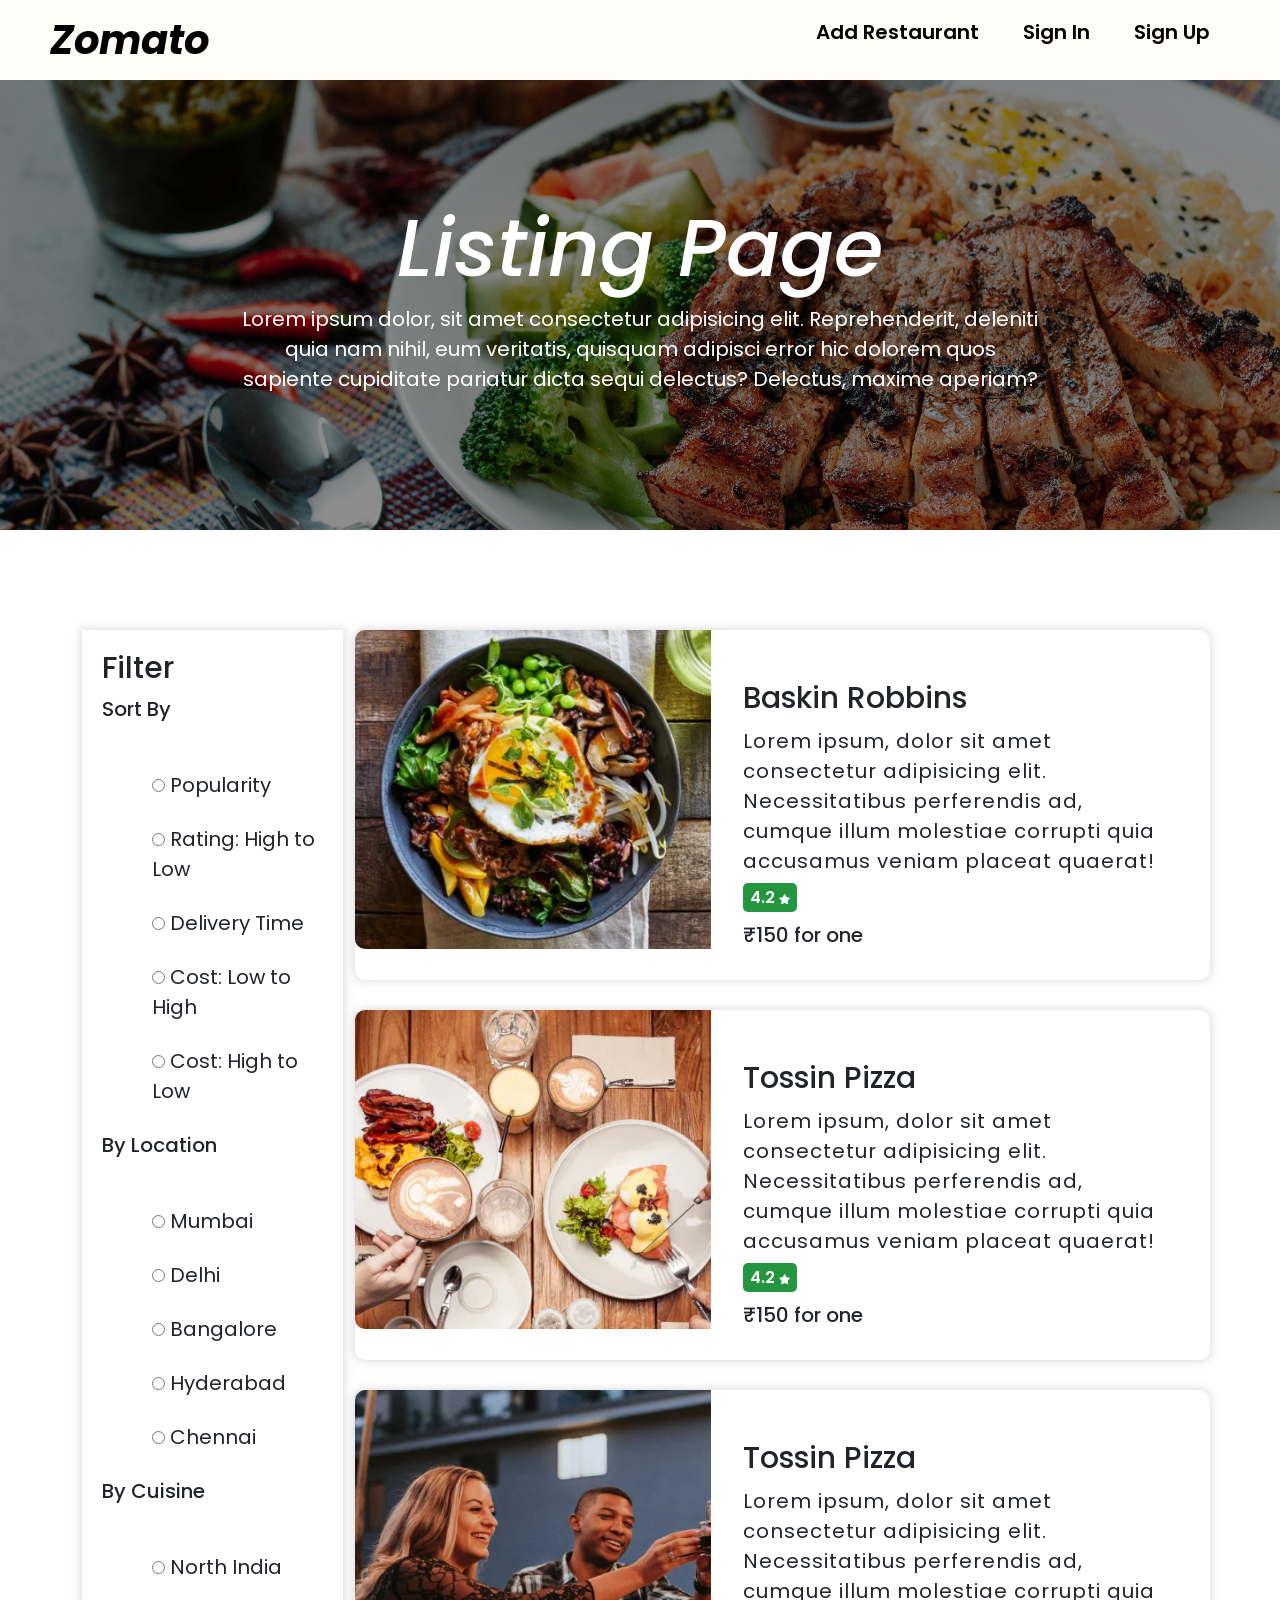
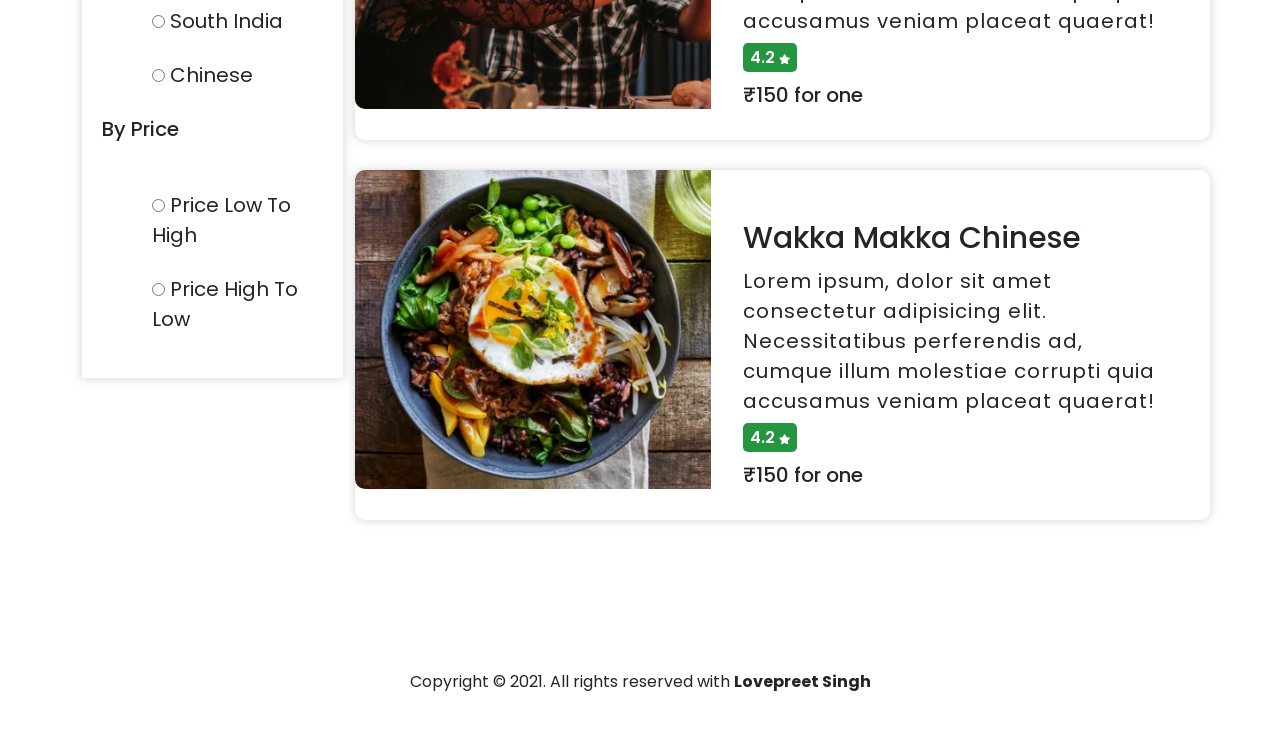
<file: listing.html>
<!DOCTYPE html>
<html lang="en">
<head>
    <meta charset="UTF-8">
    <meta http-equiv="X-UA-Compatible" content="IE=edge">
    <meta name="viewport" content="width=device-width, initial-scale=1.0">
    <title>Listing Page</title>
    <!-- font awesome -->
    <link rel="stylesheet" href="https://use.fontawesome.com/releases/v5.15.4/css/all.css" integrity="sha384-DyZ88mC6Up2uqS4h/KRgHuoeGwBcD4Ng9SiP4dIRy0EXTlnuz47vAwmeGwVChigm" crossorigin="anonymous">
    <!-- css stylesheet -->
    <link rel="stylesheet" href="style.css">
    <link rel="stylesheet" href="css/listing.css">
    <link rel="stylesheet" href="css/responsive.css">
    <!-- bootstrap -->
    <link href="https://cdn.jsdelivr.net/npm/bootstrap@5.0.2/dist/css/bootstrap.min.css" rel="stylesheet" integrity="sha384-EVSTQN3/azprG1Anm3QDgpJLIm9Nao0Yz1ztcQTwFspd3yD65VohhpuuCOmLASjC" crossorigin="anonymous">
    <script src="https://cdn.jsdelivr.net/npm/bootstrap@5.0.2/dist/js/bootstrap.bundle.min.js" integrity="sha384-MrcW6ZMFYlzcLA8Nl+NtUVF0sA7MsXsP1UyJoMp4YLEuNSfAP+JcXn/tWtIaxVXM" crossorigin="anonymous"></script>
</head>
<body>
    <nav>
        <input type="checkbox" id="check">
        <label for="check"><i class="fas fa-bars"></i></label>
        <span><a href="index.html"><i>Zomato</i></a></span>
        <ul>
            <li><a href="">Add Restaurant</a></li>
            <li><a href="">Sign In</a></li>
            <li><a href="">Sign Up</a></li>
        </ul>
    </nav>
<div id="listing">
    <div id="section0">
        <div class="overlay">
            <h2><i>Listing Page</i></h2>
            <p>Lorem ipsum dolor, sit amet consectetur adipisicing elit. Reprehenderit, deleniti quia nam nihil, eum veritatis, quisquam adipisci error hic dolorem quos sapiente cupiditate pariatur dicta sequi delectus? Delectus, maxime aperiam?</p>
        </div>
        
    </div>

    <div id="section1">
        <div class="container">
            <div class="row">
                <div class="col-lg-3">
                    <div class="sideSection1">
                        <h2>Filter</h2>
                        <p class="filter">Sort By</p>
                        <div class="option">
                            <label><input type="radio"> Popularity</label> <br><br>
                            <label><input type="radio"> Rating: High to Low</label><br><br>
                            <label><input type="radio"> Delivery Time</label><br><br>
                            <label><input type="radio"> Cost: Low to High</label><br><br>
                            <label><input type="radio"> Cost: High to Low</label><br><br>
                        </div>
                        <p class="filter">By Location</p>
                        <div class="option">
                            <label><input type="radio"> Mumbai</label> <br><br>
                            <label><input type="radio"> Delhi</label><br><br>
                            <label><input type="radio"> Bangalore</label><br><br>
                            <label><input type="radio"> Hyderabad</label><br><br>
                            <label><input type="radio"> Chennai</label><br><br>
                        </div>

                        <p class="filter">By Cuisine</p>
                        <div class="option">
                            <label><input type="radio"> North India</label> <br><br>
                            <label><input type="radio"> South India</label><br><br>
                            <label><input type="radio"> Chinese</label><br><br>
                           
                        </div>

                        <p class="filter">By Price</p>
                        <div class="option">
                            <label><input type="radio"> Price Low To High</label> <br><br>
                            <label><input type="radio"> Price High To Low</label><br><br>
                           
                           
                        </div>
                    </div>
                </div>
                <div class="col-lg-9">
                    <div class="row productbox">
                        <div class="col-lg-5">
                            <a href="singleproduct.html" target="_blank"><img src="img/foodImages/food5.webp" alt="" width="100%"></a>
                        </div>
                        <div class="col-lg-7">
                            <div class="othercontent">
                                <h2 class="foodname">Baskin Robbins</h2>
                                <p class="foodcontent">Lorem ipsum, dolor sit amet consectetur adipisicing elit. Necessitatibus perferendis ad, cumque illum molestiae corrupti quia accusamus veniam placeat quaerat!</p>
                                <span class="rating">4.2 <i class="fas fa-star"></i></span>
                                <p class="price">&#8377;150 for one</p>
                               </div>
                        </div>
                    </div>

                    <div class="row productbox">
                        <div class="col-lg-5">
                            <a href="singleproduct.html" target="_blank"><img src="img/foodImages/food6.webp" alt="" width="100%"></a>
                        </div>
                        <div class="col-lg-7">
                            <div class="othercontent">
                                <h2 class="foodname">Tossin Pizza</h2>
                            <p class="foodcontent">Lorem ipsum, dolor sit amet consectetur adipisicing elit. Necessitatibus perferendis ad, cumque illum molestiae corrupti quia accusamus veniam placeat quaerat!</p>
                            <span class="rating">4.2 <i class="fas fa-star"></i></span>
                            <p class="price">&#8377;150 for one</p>
                               </div>
                        </div>
                    </div>

                    <div class="row productbox">
                        <div class="col-lg-5">
                            <a href="singleproduct.html" target="_blank"><img src="img/foodImages/food7.webp" alt="" width="100%"></a>
                        </div>
                        <div class="col-lg-7">
                            <div class="othercontent">
                                <h2 class="foodname">Tossin Pizza</h2>
                                <p class="foodcontent">Lorem ipsum, dolor sit amet consectetur adipisicing elit. Necessitatibus perferendis ad, cumque illum molestiae corrupti quia accusamus veniam placeat quaerat!</p>
                                <span class="rating">4.2 <i class="fas fa-star"></i></span>
                                <p class="price">&#8377;150 for one</p>
                               </div>
                        </div>
                    </div>

                    <div class="row productbox">
                        <div class="col-lg-5">
                            <a href="singleproduct.html" target="_blank"><img src="img/foodImages/food5.webp" alt="" width="100%"></a>
                        </div>
                        <div class="col-lg-7">
                            <div class="othercontent">
                                <h2 class="foodname">Wakka Makka Chinese</h2>
                            <p class="foodcontent">Lorem ipsum, dolor sit amet consectetur adipisicing elit. Necessitatibus perferendis ad, cumque illum molestiae corrupti quia accusamus veniam placeat quaerat!</p>
                            <span class="rating">4.2 <i class="fas fa-star"></i></span>
                            <p class="price">&#8377;150 for one</p>
                               </div>
                        </div>
                    </div>
                    </div>
                </div>
            </div>
           
            
        </div>
    </div>
</div>
    <footer>
        <p style="text-align: center;">Copyright © 2021. All rights reserved with <b>Lovepreet Singh</b></p>
    </footer>
</body>
</html>
</file>
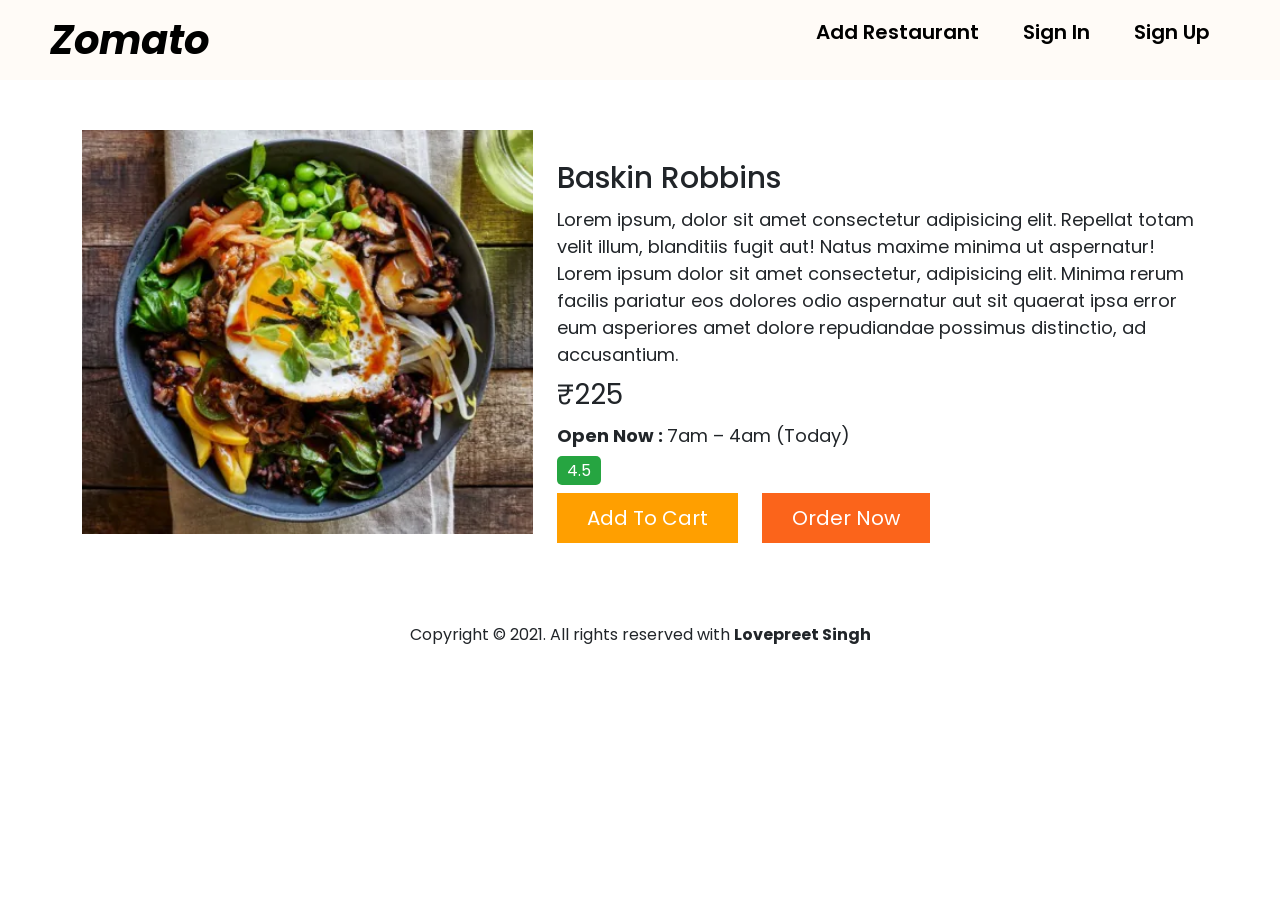
<file: singleproduct.html>
<!DOCTYPE html>
<html lang="en">
<head>
    <meta charset="UTF-8">
    <meta http-equiv="X-UA-Compatible" content="IE=edge">
    <meta name="viewport" content="width=device-width, initial-scale=1.0">
    <title>Single Product Page</title>
    
        <!-- font awesome -->
    <link rel="stylesheet" href="https://use.fontawesome.com/releases/v5.15.4/css/all.css" integrity="sha384-DyZ88mC6Up2uqS4h/KRgHuoeGwBcD4Ng9SiP4dIRy0EXTlnuz47vAwmeGwVChigm" crossorigin="anonymous">
      <!-- bootstrap -->
      <link href="https://cdn.jsdelivr.net/npm/bootstrap@5.0.2/dist/css/bootstrap.min.css" rel="stylesheet" integrity="sha384-EVSTQN3/azprG1Anm3QDgpJLIm9Nao0Yz1ztcQTwFspd3yD65VohhpuuCOmLASjC" crossorigin="anonymous">
      <script src="https://cdn.jsdelivr.net/npm/bootstrap@5.0.2/dist/js/bootstrap.bundle.min.js" integrity="sha384-MrcW6ZMFYlzcLA8Nl+NtUVF0sA7MsXsP1UyJoMp4YLEuNSfAP+JcXn/tWtIaxVXM" crossorigin="anonymous"></script>
    <!-- css files -->
    
    <link rel="stylesheet" href="style.css">
    <link rel="stylesheet" href="css/responsive.css">
    <link rel="stylesheet" href="css/singleproduct.css">
   
</head>
<body>
    <nav>
        <input type="checkbox" id="check">
        <label for="check"><i class="fas fa-bars"></i></label>
        <span><a href="index.html"><i>Zomato</i></a></span>
        <ul>
            <li><a href="">Add Restaurant</a></li>
            <li><a href="">Sign In</a></li>
            <li><a href="">Sign Up</a></li>
        </ul>
    </nav>

    <section id="section1">
        <div class="container">
            <div class="row">
                <div class="col-lg-5">
                    <div class="image">
                        <img src="img/foodImages/food5.webp" alt="food5"  width="100%">
                    </div>
                </div>
                <div class="col-lg-7">
                    <div class="productinfo">
                        <div class="content">
                            <h2>Baskin Robbins</h2>
                            <p class="desc">Lorem ipsum, dolor sit amet consectetur adipisicing elit. Repellat totam velit illum, blanditiis fugit aut! Natus maxime minima ut aspernatur! Lorem ipsum dolor sit amet consectetur, adipisicing elit. Minima rerum facilis pariatur eos dolores odio aspernatur aut sit quaerat ipsa error eum asperiores amet dolore repudiandae possimus distinctio, ad accusantium.   </p>
                            <h3>&#8377;225</h3>
                            <p class="opentime"><b>Open Now : </b>7am – 4am (Today)
                            </p>
                            <span class="rating">4.5</span>
                            <div class="links">
                                <a href="" style="background-color: #FF9F00;">Add To Cart</a>
                            <a href="" style="background-color: #FB641B;">Order Now</a>
                            </div>
                        </div>
        
                    </div>
                </div>
            </div>
            
            
        </div>
    </section>
    <footer>
        <p style="text-align: center;">Copyright © 2021. All rights reserved with <b>Lovepreet Singh</b></p>
    </footer>
</body>
</html>
</file>
<file: style.css>
@import url('https://fonts.googleapis.com/css2?family=Poppins:wght@100;200;300;400;500;600;700;800;900&display=swap');
*
{
    padding:0;
    margin:0;
    font-family: 'Poppins', sans-serif;
}
nav
{
    display: flex;
    justify-content: space-between;
    height: 80px;
    padding:0px 50px;
    align-items: center;
    background-color: #FFFBF7;
    position: relative;
}
nav span
{
    color:black;
    font-size: 40px;
    font-weight: 700;
}
nav span a
{
    color:black;
    text-decoration: none;
}
nav img
{
    width: 40px;
    margin:0px 10px;
}
nav ul li
 {
    display: inline-block;
    margin:0px 20px;
    font-size: 20px;
    
}
nav ul li a
{
    color:black;
    text-decoration: none;
    font-weight: 600;
}

/* section2 start */
#section2 
{
    
    background-image: url(img/pexels-ready-made-3850838.jpg);
    background-position: center;
    background-repeat: no-repeat;
    background-size: cover;
    
}
.overlay
{
    background-color: rgba(0, 0, 0, 0.452);
    height:calc(100vh - 80px);
    display: flex;
    flex-direction: column;
    
    align-items: center;
}
#section2 h1
{
    padding-top:300px;
    font-size:80px;
    color: white;

}
#section2 p
{
    font-size: 20px;
    color:white;
    letter-spacing: 1px;
    font-weight: 500;
    margin: 10px 0px;
}
#section2 .icon
{
   font-size: 17px;
    color:rgb(199, 199, 199);
    padding-left:20px;
}
#section2 form
{
    background-color: white;
    font-size: 20px;
    text-align: center;
}
#section2 input
{
    padding:10px;
    width: 400px;
    border:none;
    border:none;
}
#section2 select
{
    padding:10px;
    width: 200px;
    border:none; 
    border: none;
    font-size: 18px;
    border-right: 3px solid black;
}
#section2 input:focus , #section2 select:focus
{
    outline: none;
}
#section2 input::placeholder
{
    font-size: 18px;
}
optgroup{
    font-size: 18px;
}
.category
{
    display: flex;
  
    flex-wrap: wrap ;
    justify-content: space-between;
} #section3 .box{ 
    margin:10px 0px;
} 

/* #section3 start */
#section3
{
    padding:50px 0px;
    
}

#section3 .box img
{
    width: 100%;
    height: 250px;
    border-radius: 20px 20px 0px 0px;
}
#section3 .box p{
    text-align: center;
}
#section3 .box p a
{
    font-size: 20px;
    font-weight: 400;
   
    text-decoration: none;
    color:black;
}
#section3 .box
{
   box-shadow: 0px 0px 10px 2px rgb(206, 206, 206);
    padding-bottom: 10px;
    /* background-color: whitesmoke; */
    /* box-radius: 20px 20px 0px 0px; */
    border-radius: 20px;
    transition: all 1s;
    width: 100%;
}
#section3 h2
{
   font-size: 30px;
}
#section3 p
{
    font-size: 20px;
    padding-top:10px;
}
#section3 .box:hover
{
    transform: scale(1.1);
    cursor: pointer;
}



#section4 .container
{
    display: flex;
     
}
#section4
{
    padding:50px 0px;
    background-color: #FFFBF7;
}
#section4 h2
{
    font-size: 40px;
    padding-top: 170px;
}
#section4 p
{
    font-size: 20px;
    margin:10px 0px;
}
#section4 input
{
    font-size: 20px;
    width: 400px;
    padding:10px;
}
#section4 button{
    padding:10px 30px;
    font-size: 20px;
    background-color: #E03546;
    border:none;
    color:white;
}
footer
{
    padding:20px 0px;
}

nav #check
{
    display: none;
}
nav label
{
    display: none;
    position: absolute;
    right: 20px;
   
}
nav label i{
    font-size: 25px;
    cursor:pointer;
}
.img-index
{
    width: 400px;
}

.bg-model
{
    width : 100%;
    height: 100%;
    background-color: rgba(0, 0, 0, 0.473);
    position: absolute;
    top:0;
    justify-content: center;
    align-items: center;
    display: none;
    transition: display 1s;
}
.bg-model.active
{
    display: flex;
}
.model-content
{
    width: 50vw;
    height:460px;
    background-color: black;
    position: relative;
}

.model-content span
{
    color:white;
    font-size: 20px;
    position: absolute;
    top:20px;
    right:20px;
    cursor: pointer;
}
.model-content .content
{
   padding: 20px;
}
.model-content h2
{
    font-size: 60px;
    font-weight: 700;
    color:#DAAD01;
    padding-top: 30px;

}
.model-content h3
{
    font-size: 30px;
    color:white;
    padding:10px 0px;
    
}
.model-content p 
{
    font-size: 20px;
    color:white;
    font-weight: 200;

}
.model-content a 
{
    display: inline-block;
    background-color: #DAAD01;
    padding:10px 20px;
    color:white;
    border-radius: 7px;
    text-decoration: none;
}
.myDark
{
    background-color: black;
    color:white !important ;
}
#mode
{
    cursor: pointer;
}
@media only screen and (max-width : 420px)
{
    nav 
    {
        padding:0px 20px;
        height: 60px;
    }
    nav label
    {
        display: block;
    }
    nav ul
    {
        position: absolute;
        top:62px;
        width: 100%;
        background-color: rgba(0, 0, 0, 0.863);
        left:-100%;
        height:100vh;
        transition: all 2s;
    }
    nav ul li
    {
        display: block;
        text-align: center;
        margin:20px 0px;
    }
    nav ul li a
    {
        color:white;
    
    }
    #check:checked ~ul
    {
        left:0;
    }
    .img-index
    {
        width: 100%;
    }
  
}
</file>
<file: css/listing.css>
#section0
{

    text-align: center;
    background-image: url(../img/foodImages/pexels-nerfee-mirandilla-3186654.jpg);
    background-position: center;
    background-repeat: no-repeat;
    background-size: cover;
}
.overlay
{
    height: 50vh;
}
#section0 h2
{
    font-size: 80px;
    color:white;
    padding-top:120px;
}
#section0 p
{
    color:white;
    width: 800px;
    font-size: 20px;
}
#section1 .container
{
    display: flex;
    justify-content: space-between;
}
.sideSection1
{
    box-shadow: 0px 0px 9px 1px rgba(175, 175, 175, 0.466);
    padding:20px;

}
.sideSection1 h2
{
    font-size: 30px;
    font-weight: 500;
}
.option 
{
    padding-left: 50px;
    padding-top: 30px;
}
.option label
{
    font-size: 20px;
}
.sideSection1 p
{
    font-size: 20px;
    font-weight: 500;
}

.productbox
{
    display: flex;
    margin-bottom:30px;
    box-shadow: 0px 0px 9px 1px rgba(175, 175, 175, 0.466);
    border-radius: 10px;

}
.productbox img
{
    border-radius: 10px 0px 0px 10px;
}
.productbox h2
{
    font-size: 30px;
    font-weight: 500;
    padding-top: 30px;
}

#section1
{
    padding:100px 0px;
}
.foodcontent
{
    font-size: 20px;
    letter-spacing: 1px;
    margin:10px 0px;

}
.rating
{
    background-color: #24963F;
    padding:3px 7px;
    color:white;
    font-weight: 600;
    border-radius: 5px;
}
.rating i
{
    font-size: 10px;
   
}
.othercontent
{
    padding:20px;
}
.price
{
    font-size: 20px;
    font-weight: 500;
    margin:10px 0px;
}

.productbox .col-lg-5
{
    padding:0;
    
}
</file>
<file: css/responsive.css>
@media only screen and (max-width:420px)
{
    #section2 h1
    {
        font-size: 50px;
        padding-top:170px;
    }
    #section2 p
    {
        text-align: center;
    }
    #section2 form
    {
        margin:5px;
    }
    #section2 form input
    {
        width: 100px;
    }
    #section2 form select{
        width: 200px;
    }
   
   #section4 h2
   {
       padding-top:30px;
       font-size: 30px;
   }
   #section4 .col-lg-8
   {
       padding:10px 10px;
   }
   #section4 button
   {
       display: inline-block;
       margin:10px 0px; 
   }

   #listing #section0 h2
   {
       font-size: 50px;
       padding-top:200px;
   }
   #listing #section0 p
   {
       width: 100%;
       font-size: 18px;
   }
   #listing .overlay
   {
       height:calc(100vh - 80px);
   }
   #listing .productbox
   {
       margin:20px 5px;
   }
   .productbox img
{
    border-radius: 10px 10px 0px 0px;
}
#section1 .content .desc
{
    width: 100%;
}
#section1 .content h2
{
    margin-top:20px;
}
.img-index
{
    width:100%;
}
}
</file>
<file: css/singleproduct.css>
#section1
{
    padding:50px 0px;
}
#section1 .content h2
{
    font-size: 30px;
    font-weight: 500;
    padding-top:30px;
}
#section1 .content .desc
{
    font-size: 18px;
    margin:10px 0px;
}
#section1 .content h3
{
    font-weight: 400;
}
.opentime
{
    font-size: 18px;
    margin:10px 0px;
}
.rating
{
    background-color: #26A541;
    padding:3px 10px;
    color: white;
    border-radius: 5px;
}
.links a
{
    font-size: 20px;
    display: inline-block;
    margin:10px 20px 10px 0px;
    padding:10px 30px;
    color:white;
    text-decoration: none;
}
</file>
